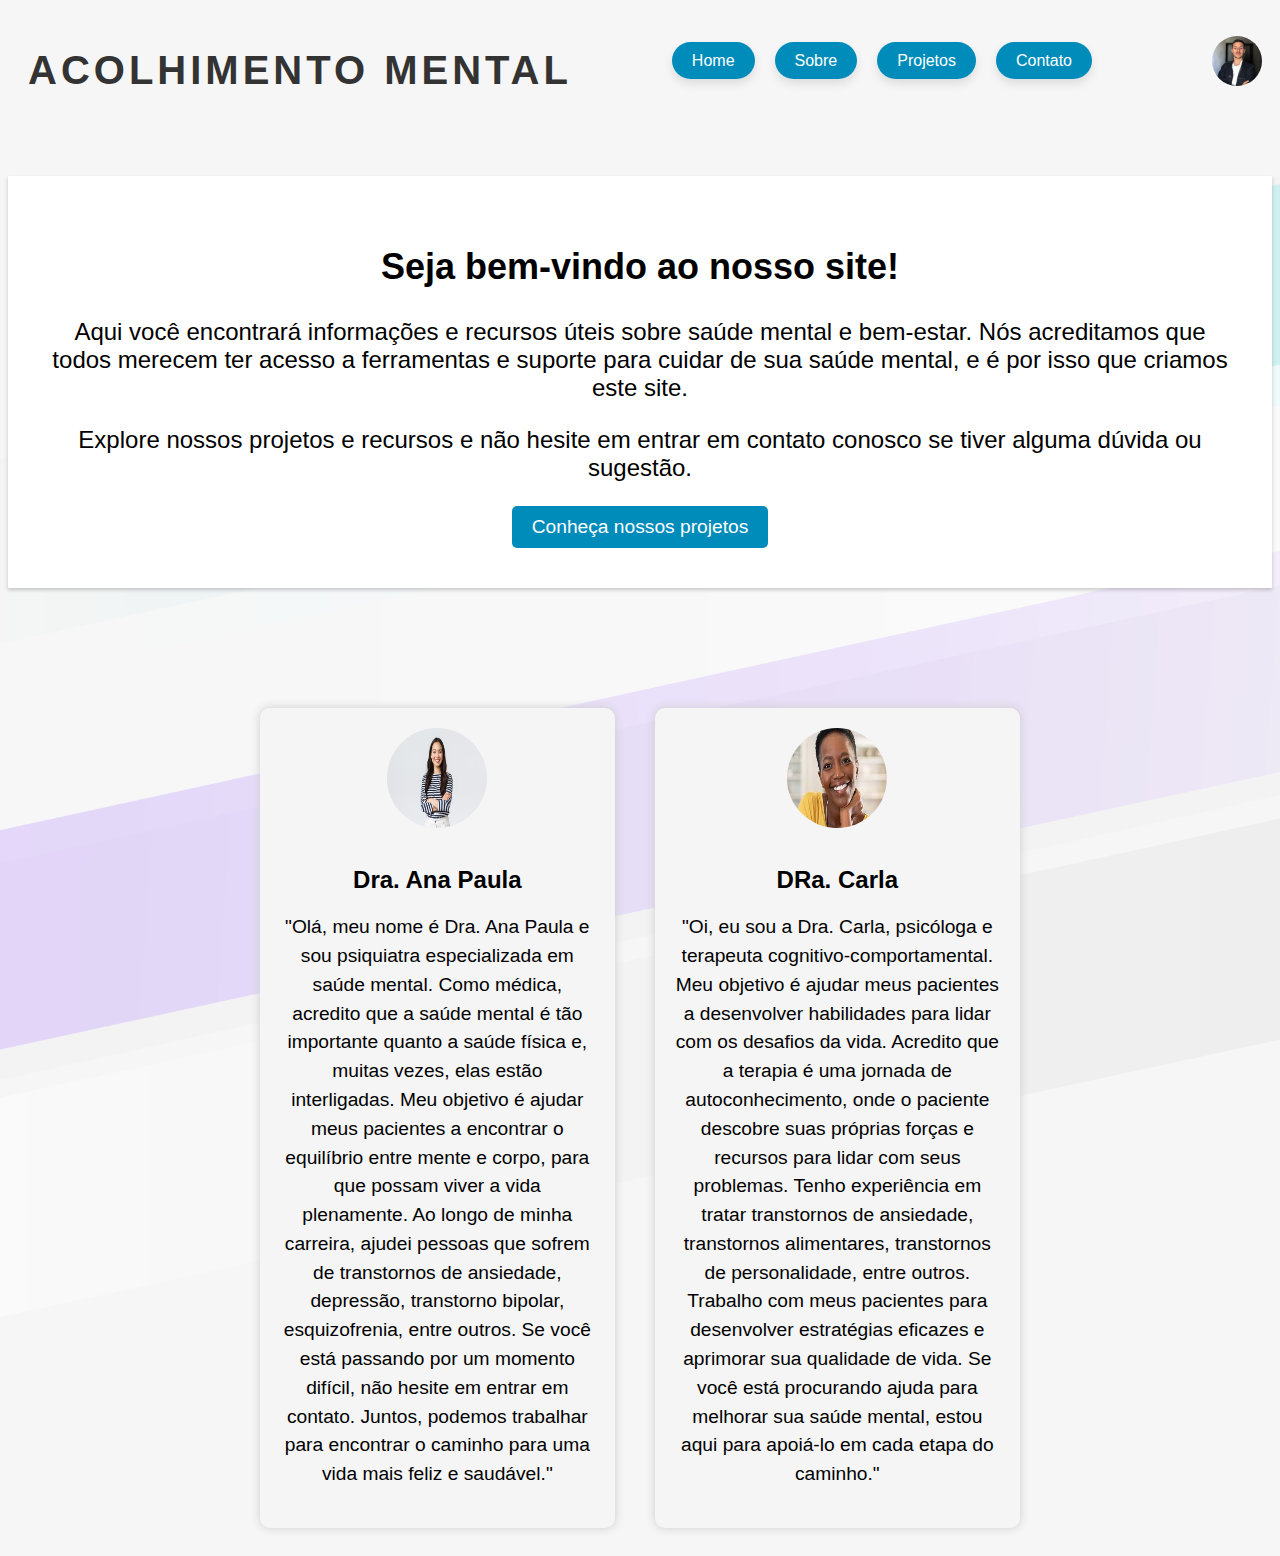
<file: index.html>
<!DOCTYPE html>
<html>
  <head>
    <meta charset="UTF-8">
    <title>Acolhimento Mental</title>
    <link rel="stylesheet" href="./CSS/main.css">
    <link rel="stylesheet" href="./CSS/home.css">
  </head>
  <body>
    
    <header>
        <div class="title">
        <h1>Acolhimento Mental</h1>
        </div>
        <nav>
          <ul>
            <li><a href="./index.html">Home</a></li>
            <li><a href="./sobre.html">Sobre</a></li>
            <li><a href="./projetos.html">Projetos</a></li>
            <li><a href="#">Contato</a></li>
          </ul>
        </nav>
      
        <div class="user-profile">
          <img src="./vini.jpeg" alt="Foto do Usuário">
          <div class="user-options">
            <a href="#">Perfil</a>
            <a href="#">Configurações</a>
            <a href="#">Sair</a>
          </div>
        </div>
      </header>

      <main>

        <section class="welcome">
          <h2>Seja bem-vindo ao nosso site!</h2>
          <p>Aqui você encontrará informações e recursos úteis sobre saúde mental e bem-estar. Nós acreditamos que todos merecem ter acesso a ferramentas e suporte para cuidar de sua saúde mental, e é por isso que criamos este site.</p>
          <p>Explore nossos projetos e recursos e não hesite em entrar em contato conosco se tiver alguma dúvida ou sugestão.</p>
          <a href="./projetos.html" class="button">Conheça nossos projetos</a>
        </section>
      </main>

      <section class="reviews">
        <div class="review-card">
          <img src="./person1.jpg" alt="Foto da Pessoa 1">
          <h3>Dra. Ana Paula</h3>
          <p>"Olá, meu nome é Dra. Ana Paula e sou psiquiatra especializada em saúde mental. Como médica, acredito que a saúde mental é tão importante quanto a saúde física e, muitas vezes, elas estão interligadas. Meu objetivo é ajudar meus pacientes a encontrar o equilíbrio entre mente e corpo, para que possam viver a vida plenamente. Ao longo de minha carreira, ajudei pessoas que sofrem de transtornos de ansiedade, depressão, transtorno bipolar, esquizofrenia, entre outros. Se você está passando por um momento difícil, não hesite em entrar em contato. Juntos, podemos trabalhar para encontrar o caminho para uma vida mais feliz e saudável."</p>
        </div>
        <div class="review-card">
          <img src="./person2.jpg" alt="Foto da Pessoa 2">
          <h3>DRa. Carla</h3>
          <p>"Oi, eu sou a Dra. Carla, psicóloga e terapeuta cognitivo-comportamental. Meu objetivo é ajudar meus pacientes a desenvolver habilidades para lidar com os desafios da vida. Acredito que a terapia é uma jornada de autoconhecimento, onde o paciente descobre suas próprias forças e recursos para lidar com seus problemas. Tenho experiência em tratar transtornos de ansiedade, transtornos alimentares, transtornos de personalidade, entre outros. Trabalho com meus pacientes para desenvolver estratégias eficazes e aprimorar sua qualidade de vida. Se você está procurando ajuda para melhorar sua saúde mental, estou aqui para apoiá-lo em cada etapa do caminho."</p>
        </div>
      </section>
      
    </body>
  </html>
</file>
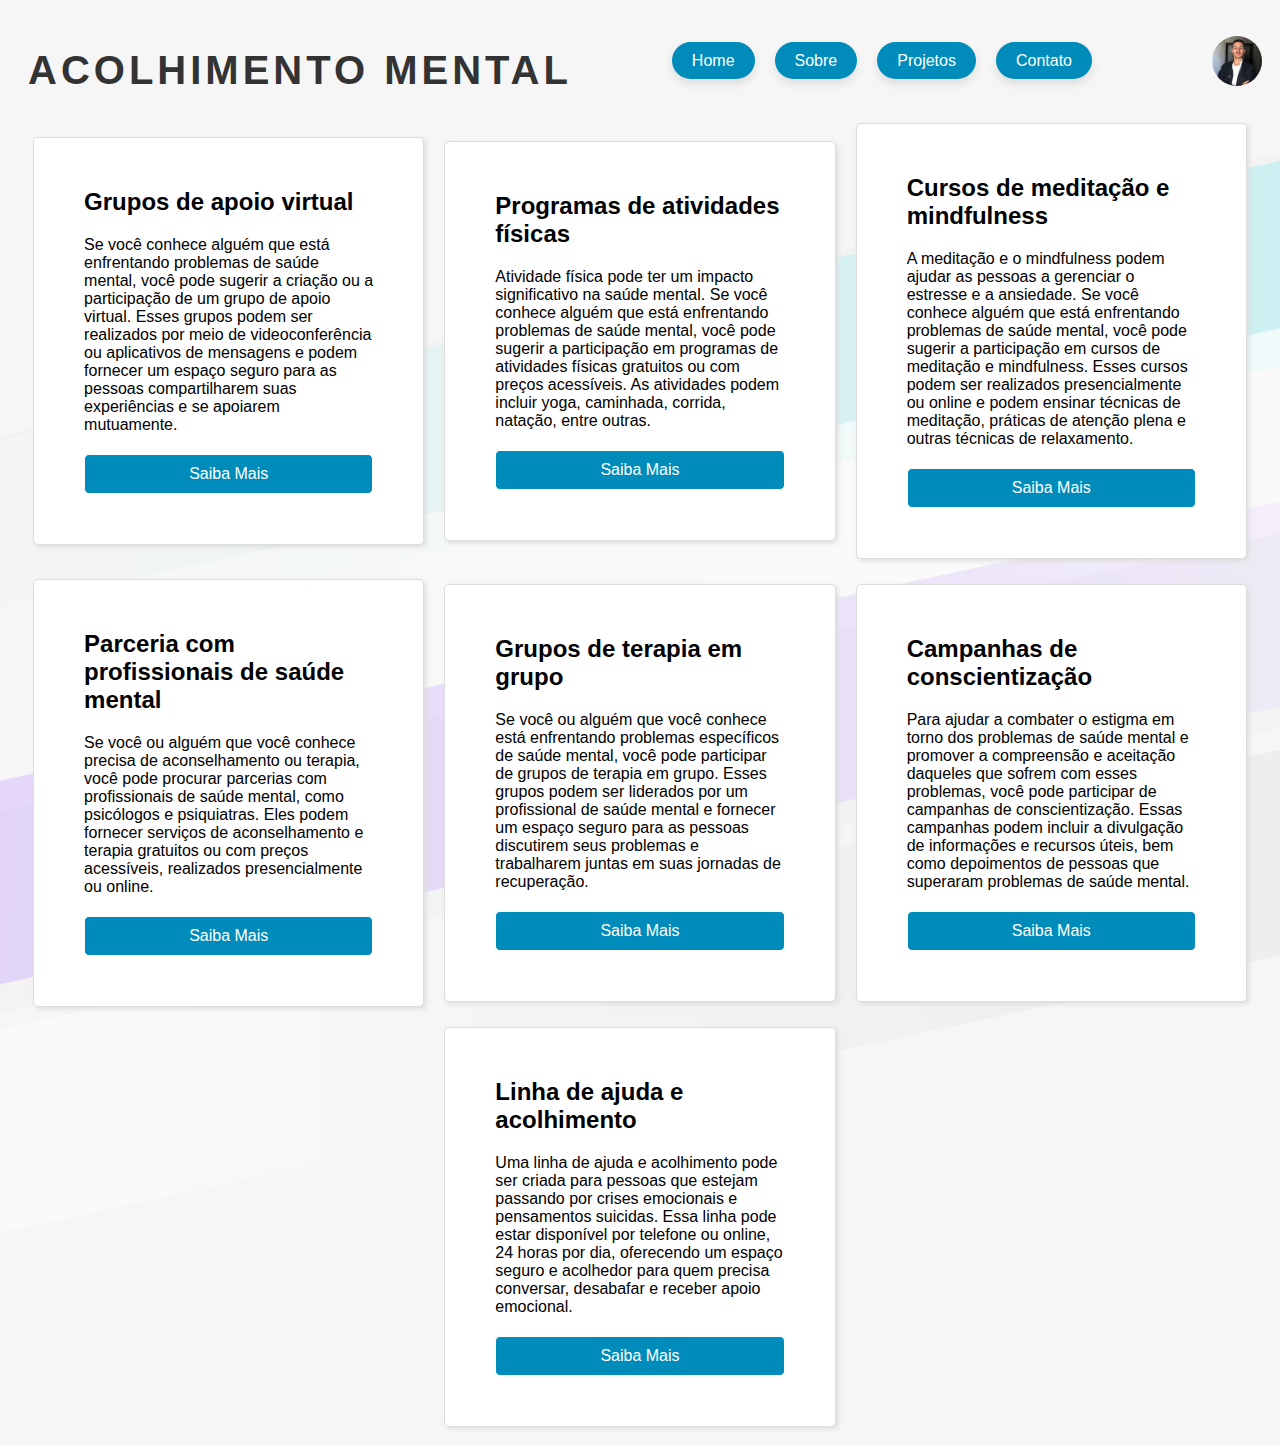
<file: projetos.html>
<!DOCTYPE html>
<html>
  <head>
    <meta charset="UTF-8">
    <title>Acolhimento Mental</title>
    <link rel="stylesheet" href="./CSS/main.css">
  </head>
  <body>
    
    <header>
        <div class="title">
        <h1>Acolhimento Mental</h1>
        </div>
        <nav>
          <ul>
            <li><a href="./index.html">Home</a></li>
            <li><a href="./sobre.html">Sobre</a></li>
            <li><a href="./projetos.html">Projetos</a></li>
            <li><a href="#">Contato</a></li>
          </ul>
        </nav>
      
        <div class="user-profile">
          <img src="./vini.jpeg" alt="Foto do Usuário">
          <div class="user-options">
            <a href="#">Perfil</a>
            <a href="#">Configurações</a>
            <a href="#">Sair</a>
          </div>
        </div>
      </header>
    <main>
      <div class="box">
        <h2>Grupos de apoio virtual</h2>
        <p>Se você conhece alguém que está enfrentando problemas de saúde mental, você pode sugerir a criação ou a participação de um grupo de apoio virtual. Esses grupos podem ser realizados por meio de videoconferência ou aplicativos de mensagens e podem fornecer um espaço seguro para as pessoas compartilharem suas experiências e se apoiarem mutuamente.</p>
        <a href="#" class="saiba-mais">Saiba Mais</a>
      </div>
      <div class="box">
        <h2>Programas de atividades físicas</h2>
        <p>Atividade física pode ter um impacto significativo na saúde mental. Se você conhece alguém que está enfrentando problemas de saúde mental, você pode sugerir a participação em programas de atividades físicas gratuitos ou com preços acessíveis. As atividades podem incluir yoga, caminhada, corrida, natação, entre outras.</p>
        <a href="#" class="saiba-mais">Saiba Mais</a>
      </div>
      <div class="box">
        <h2>Cursos de meditação e mindfulness</h2>
        <p>A meditação e o mindfulness podem ajudar as pessoas a gerenciar o estresse e a ansiedade. Se você conhece alguém que está enfrentando problemas de saúde mental, você pode sugerir a participação em cursos de meditação e mindfulness. Esses cursos podem ser realizados presencialmente ou online e podem ensinar técnicas de meditação, práticas de atenção plena e outras técnicas de relaxamento.</p>
        <a href="#" class="saiba-mais">Saiba Mais</a>
      </div>
      <div class="box">
        <h2>Parceria com profissionais de saúde mental</h2>
        <p>Se você ou alguém que você conhece precisa de aconselhamento ou terapia, você pode procurar parcerias com profissionais de saúde mental, como psicólogos e psiquiatras. Eles podem fornecer serviços de aconselhamento e terapia gratuitos ou com preços acessíveis, realizados presencialmente ou online.</p>
        <a href="#" class="saiba-mais">Saiba Mais</a>
      </div>
      <div class="box">
        <h2>Grupos de terapia em grupo</h2>
        <p>Se você ou alguém que você conhece está enfrentando problemas específicos de saúde mental, você pode participar de grupos de terapia em grupo. Esses grupos podem ser liderados por um profissional de saúde mental e fornecer um espaço seguro para as pessoas discutirem seus problemas e trabalharem juntas em suas jornadas de recuperação.</p>
        <a href="#" class="saiba-mais">Saiba Mais</a>
      </div>
      <div class="box">
        <h2>Campanhas de conscientização</h2>
        <p>Para ajudar a combater o estigma em torno dos problemas de saúde mental e promover a compreensão e aceitação daqueles que sofrem com esses problemas, você pode participar de campanhas de conscientização. Essas campanhas podem incluir a divulgação de informações e recursos úteis, bem como depoimentos de pessoas que superaram problemas de saúde mental.</p>
        <a href="#" class="saiba-mais">Saiba Mais</a>
      </div>
      <div class="box">
        <h2>Linha de ajuda e acolhimento</h2>
        <p>Uma linha de ajuda e acolhimento pode ser criada para pessoas que estejam passando por crises emocionais e pensamentos suicidas. Essa linha pode estar disponível por telefone ou online, 24 horas por dia, oferecendo um espaço seguro e acolhedor para quem precisa conversar, desabafar e receber apoio emocional.</p>
        <a href="#" class="saiba-mais">Saiba Mais</a>
      </div>
    </main>
  </body>
</html>
</file>
<file: CSS/main.css>
body {
    background-image:url(../background.png);
    background-size: cover;
    background-position: center;
    background-color: #fff;
    font-family: Arial, sans-serif;
  }
  
  header {
    display: flex;
    justify-content: space-between;
    align-items: center;
  }

  .title {
    margin-left: 20px;
  }

  nav ul {
    list-style: none;
    margin: 0;
    padding: 0;
    display: flex;
    justify-content: center;
    align-items: center;
  }

  nav {
    margin-right: 20px;
  }

  nav ul {
    list-style: none;
    margin: 0;
    padding: 0;
    display: flex;
  }
  
  nav li {
    margin: 0 10px;
  }
  
  nav a {
    background-color: #008CBA;
    color: #fff;
    text-decoration: none;
    padding: 10px 20px;
    border-radius: 20px;
    box-shadow: 0 5px 10px rgba(0, 0, 0, 0.1);
    transition: background-color 0.2s ease-out;
  }
  
  nav a:hover {
    background-color: #000;
  }
  
  
  .user-profile {
    display: flex;
    align-items: center;
    position: relative;
  }
  
  .user-profile img {
    width: 50px;
    height: 50px;
    border-radius: 50%;
    margin-right: 10px;
  }
  
  .user-options {
    display: none;
    position: absolute;
    top: 100%;
    right: 0;
    background-color: #fff;
    padding: 10px;
    border: 1px solid #333;
    z-index: 1;
  }
  
  .user-options a {
    display: block;
    color: #333;
    text-decoration: none;
    margin-bottom: 5px;
  }
  
  .user-options a:hover {
    color: #fff;
    background-color: #008CBA;
  }
  
  
  .user-profile:hover .user-options {
    display: block;
  }
  
  h1 {
    font-family: 'Roboto', sans-serif;
    font-size: 40px;
    font-weight: 700;
    color: #333;
    text-align: center;
    text-transform: uppercase;
    letter-spacing: 4px;
    margin-top: 40px;
    margin-bottom: 20px;
  }
  
  
  main {
    display: flex;
    flex-wrap: wrap;
    justify-content: center;
    align-items: center;
  }
  
  .box {
    background-color: #fff;
    border: 1px solid #ddd;
    border-radius: 5px;
    box-shadow: 2px 2px 5px #ddd;
    margin: 10px;
    padding: 50px;
    width: calc(33.33% - 30px);
    box-sizing: border-box;
  }
  
  
  .box h2 {
    margin-top: 0;
  }

  .saiba-mais {
  display: block;
  margin-top: 20px;
  padding: 10px 20px;
  background-color: #008CBA;
  color: #fff;
  border: 1px solid #fff;
  border-radius: 5px;
  text-align: center;
  transition: background-color 0.3s ease, color 0.3s ease;
  text-decoration: none;
}

.saiba-mais:hover {
  background-color: #000000;
  color: #fff;
}
</file>
<file: CSS/home.css>
.welcome {
    margin-bottom: 100px;
    background-color: #fff;
    box-shadow: 0 2px 4px rgba(0,0,0,0.2);
    padding: 40px;
    text-align: center;
    margin-top: 5%;
    font-size:150%;
  }

.main {
    max-width: 1200px;
    margin: 0 auto;
  }
  
  .welcome-message {
    background-color: #f2f2f2;
    padding: 50px;
    text-align: center;
  }
  
  .welcome-message h2 {
    font-size: 3rem;
    margin-bottom: 20px;
  }
  
  .welcome-message p {
    font-size: 1.2rem;
    margin-bottom: 30px;
  }
  
  .button {
    display: inline-block;
    padding: 10px 20px;
    font-size: 1.2rem;
    background-color: #008CBA;
    color: #fff;
    text-decoration: none;
    border-radius: 5px;
  }
  
  .button:hover {
    background-color: #000;
  }

  .reviews {
    margin-bottom: 40px;
    display: flex;
    justify-content: space-between;
    max-width: 800px;
    margin: 0 auto;
    text-align: center;
  }
  
  .reviews h2 {
    font-size: 2em;
    margin-top: 40px;
    margin-bottom: 20px;
  }
  
  .review-card {
    display: inline-block;
    margin: 20px;
    max-width: 400px;
    background-color: #f5f5f5;
    border-radius: 10px;
    padding: 20px;
    box-shadow: 0px 0px 10px #ccc;
    vertical-align: top;
    max-width: 400px;
    
  }
  
  .review-card img {
    width: 100px;
    height: 100px;
    border-radius: 50%;
    margin-bottom: 10px;
  }
  
  .review-card h3 {
    font-size: 1.5em;
    margin-bottom: 10px;
  }
  
  .review-card p {
    font-size: 1.2em;
    line-height: 1.5;
  }
</file>
